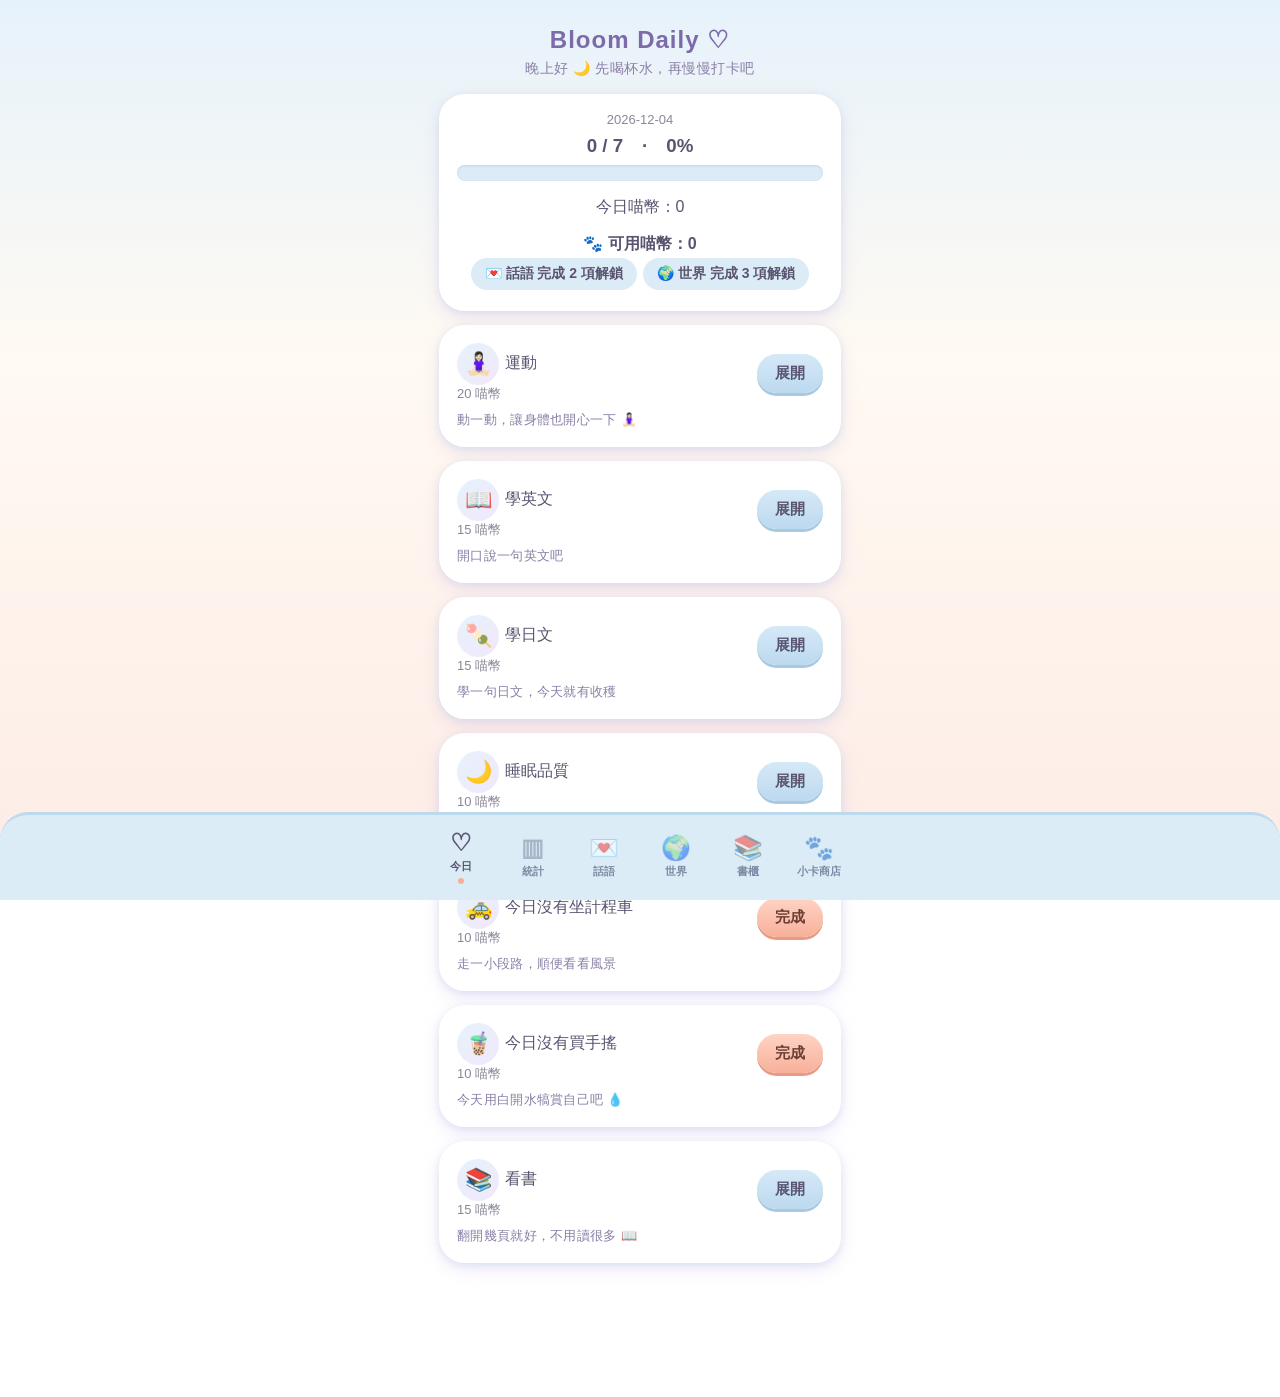
<file: index.html>
<!DOCTYPE html>
<html lang="zh-Hant"><head>
<meta charset="utf-8">
<meta name="viewport" content="width=device-width,initial-scale=1,viewport-fit=cover">
<meta name="apple-mobile-web-app-capable" content="yes">
<title>Bloom Daily</title>
 <link rel="icon" type="image/png" href="favicon-32.png">
<link rel="apple-touch-icon" sizes="180x180" href="apple-touch-icon.png">
<style>
:root{--ice:#dcecf7;--ice2:#bcd9ee;--cream:#fffaf2;--peach:#f7b7a3;--lav:#e6dcf5;--ink:#5a5470}
*{box-sizing:border-box;-webkit-tap-highlight-color:transparent}
body{margin:0;color:var(--ink);font-family:ui-rounded,"SF Pro Rounded",-apple-system,"PingFang TC",sans-serif;background:linear-gradient(180deg,#e6f2fb 0%,#fffaf2 40%,#fdebe5 100%) fixed;min-height:100vh}
#app{max-width:430px;margin:0 auto;padding:18px 14px 120px}
h2{margin:8px 0 14px;text-align:center;color:#7d6aa8;letter-spacing:1px}
h3{margin:6px 0}
.card{position:relative;background:#fff;border:2px solid #fff;border-radius:26px;padding:16px;margin-bottom:14px;box-shadow:0 6px 18px #c9b8e855,0 2px 6px #bcd9ee66}
.card.done{background:linear-gradient(135deg,#efe6fb,#fff3ee);border-color:#e6dcf5}
.card.done::after{content:"🌸";position:absolute;top:-9px;left:12px;font-size:20px}
.row{display:flex;align-items:center;justify-content:space-between;gap:8px}
.bar{height:16px;border-radius:99px;background:var(--ice);overflow:hidden;box-shadow:inset 0 1px 3px #bcd9ee}
.bar i{display:block;height:100%;border-radius:99px;background:linear-gradient(90deg,#ffd0c0,#f7a98f,#d9c6f2);transition:width .4s}
button{border:0;border-radius:99px;padding:10px 18px;background:linear-gradient(180deg,#d5e9f8,#bcd9ee);color:var(--ink);font-size:15px;font-family:inherit;font-weight:600;box-shadow:0 3px 0 #a9c9e2;transition:transform .1s,box-shadow .1s}
button:active{transform:translateY(3px) scale(.97);box-shadow:0 0 0 #a9c9e2}
button.main{background:linear-gradient(180deg,#ffd3c4,#f7b09a);box-shadow:0 3px 0 #e79a84;color:#6b3f35}
button.main:active{box-shadow:0 0 0 #e79a84}
input,select,textarea{width:100%;padding:12px 14px;border:2px solid var(--ice);border-radius:18px;margin:6px 0;font-size:16px;background:#fffdf9;color:var(--ink);font-family:inherit;outline:none}
input:focus,select:focus,textarea:focus{border-color:var(--peach)}
.chip{display:inline-block;padding:7px 14px;border-radius:99px;background:var(--ice);margin:3px;font-size:14px;font-weight:600}
.chip.on{background:linear-gradient(180deg,#ffd3c4,#f7b7a3)}
.em{display:inline-flex;align-items:center;justify-content:center;width:42px;height:42px;border-radius:50%;background:linear-gradient(135deg,#e6f2fb,#f1e8fb);font-size:22px;margin-right:6px;vertical-align:middle}
.c{text-align:center}.sm{font-size:13px;opacity:.7}
nav{position:fixed;bottom:0;left:0;right:0;display:flex;justify-content:center;background:#dcecf7;border-radius:28px 28px 0 0;border-top:3px solid #bcd9ee;padding:8px 8px calc(10px + env(safe-area-inset-bottom))}
nav div{display:flex;max-width:430px;width:100%}
nav button{flex:1;min-width:0;white-space:nowrap;background:none;box-shadow:none;border-radius:0;font-size:11px;padding:6px 0;color:#7a8ba3;font-weight:600}
nav button:active{transform:scale(.92);box-shadow:none;background:none}
nav button b{display:block;font-size:24px;margin-bottom:2px;opacity:.55}
nav button.on{color:#5a5470;background:none}
nav button.on b{opacity:1}
nav button.on::after{content:"";display:block;width:6px;height:6px;border-radius:50%;background:#f7b09a;margin:4px auto 0}
/* 小卡商店 */
</style>
<link rel="stylesheet" href="./card-shop/shop.css">
<link rel="stylesheet" href="./stats/stats.css">
</head><body>
<div id="app"></div>
<nav><div id="nav"></div></nav>
<script src="./card-shop/cards.js"></script>
<script src="./card-shop/shop.js"></script>
<script src="./stats/stats.js"></script>
<script src="./quotes.js"></script>
<script src="./world-places.js"></script>
<script>
window.onerror=function(m,s,l){document.getElementById('app').innerHTML='<pre style="padding:20px;white-space:pre-wrap;color:red">錯誤：'+m+' (行 '+l+')</pre>'};
const HABITS=[
{id:'exercise',n:'運動',e:'🧘🏻‍♀️',xp:20,f:'exercise'},
{id:'english',n:'學英文',e:'📖',xp:15,f:'min'},
{id:'japanese',n:'學日文',e:'🍡',xp:15,f:'min'},
{id:'sleep',n:'睡眠品質',e:'🌙',xp:10,f:'sleep'},
{id:'taxi',n:'今日沒有坐計程車',e:'🚕',xp:10},
{id:'tea',n:'今日沒有買手搖',e:'🧋',xp:10},
{id:'book',n:'看書',e:'📚',xp:15,f:'book'}];
const QUOTES=[
{zh:'慢慢來，花也是一天一天開的。',en:'Take your time. Flowers bloom one day at a time.',ja:'ゆっくりでいいよ。花も一日ずつ咲くから。'},
{zh:'今天的你，已經很棒了。',en:'You are doing great today.',ja:'今日のあなたはもう十分すばらしいよ。'},
{zh:'小小的進步，也值得被慶祝。',en:'Even small progress deserves a celebration.',ja:'小さな一歩も、お祝いする価値があるよ。'},
{zh:'深呼吸，一切都會慢慢變好。',en:'Breathe in. Things will slowly get better.',ja:'深呼吸して。きっと少しずつ良くなるよ。'},
{zh:'做自己，就是最好的風景。',en:'Being yourself is the best scenery.',ja:'あなたらしさが、いちばんの景色だよ。'}];
if (typeof BLOOM_EXTRA_QUOTES !== "undefined") QUOTES.push(...BLOOM_EXTRA_QUOTES);
const PLACES=[
{id:'santorini',name:'聖托里尼',country:'希臘',lat:36.39,lon:25.46,story:'白色屋舍沿著火山破火山口的懸崖層層排列，是愛琴海最具代表性的風景之一。',fact:'島嶼的形狀來自史前一次大規模火山噴發。'},
{id:'fushimi',name:'伏見稻荷大社',country:'日本',lat:34.967,lon:135.773,story:'位於京都，以綿延山路上的朱紅鳥居聞名，自古是祈求商業與豐收的神社。',fact:'山徑上的鳥居數量以千計，多由企業與個人奉納。'},
{id:'machu',name:'馬丘比丘',country:'秘魯',lat:-13.163,lon:-72.545,story:'15 世紀印加帝國興建的山城，坐落於安地斯山脈高處，石造建築精密。',fact:'許多石塊切割得相當精準，不使用灰漿也能緊密相接。'},
{id:'louise',name:'路易斯湖',country:'加拿大',lat:51.417,lon:-116.218,story:'位於洛磯山脈班夫國家公園，被冰川環繞，湖水呈現夢幻的青綠色。',fact:'湖水顏色來自冰川磨出的細微岩粉散射光線。'},
{id:'petra',name:'佩特拉',country:'約旦',lat:30.329,lon:35.444,story:'納巴泰人的古城，建築直接鑿刻在粉紅色砂岩峭壁上。',fact:'它曾是古代香料貿易路線上的重要城市。'}];

const $=s=>document.querySelector(s);
const esc=s=>String(s).replace(/[&<>"']/g,c=>({'&':'&amp;','<':'&lt;','>':'&gt;','"':'&quot;',"'":'&#39;'}[c]));
let S;
try{S=JSON.parse(localStorage.getItem('bloom')||'null')}catch(_){S=null}
S=S||{days:{},books:[],favQ:[],places:[],lastQ:null,lastP:null};
const save=(state=S)=>{try{localStorage.setItem('bloom',JSON.stringify(state));return true}catch(_){return false}};
const key=d=>{d=d||new Date();return d.getFullYear()+'-'+String(d.getMonth()+1).padStart(2,'0')+'-'+String(d.getDate()).padStart(2,'0')};
const rd=k=>S.days[k||key()]||{};
const wr=()=>S.days[key()]||(S.days[key()]={});
const count=k=>HABITS.filter(h=>rd(k)[h.id]).length;
const xp=k=>HABITS.filter(h=>rd(k)[h.id]).reduce((a,h)=>a+h.xp,0);
let tab='today',open=null,newBook=false,shelf='reading',finishing=null,slow=false;

function render(){
 const T=[['today','♡','今日'],['stats','▥','統計'],['quote','💌','話語'],['world','🌍','世界'],['shelf','📚','書櫃'],['shop','🐾','小卡商店']];
 $('#nav').innerHTML=T.map(t=>'<button type="button" class="'+(tab==t[0]?'on':'')+'"'+(tab==t[0]?' aria-current="page"':'')+' data-a="tab" data-v="'+t[0]+'"><b aria-hidden="true">'+t[1]+'</b>'+t[2]+'</button>').join('');
 const views={today:vToday,stats:vStats,quote:vQuote,world:vWorld,shelf:vShelf,shop:cardShop.render};
 $('#app').innerHTML=views[tab]();
}

/* ---------- 今日 ---------- */
function form(h){
 const d=rd()[h.id]||{};
 if(h.f=='exercise'){
  const ty=d.types||[];
  const chips=['瑜珈','跳舞','其他'].map(t=>'<label class="chip"><input type="checkbox" class="ex" value="'+t+'" '+(ty.includes(t)?'checked':'')+' style="width:auto;margin:0 4px 0 0">'+t+'</label>').join('');
  return '<div>'+chips+'<input id="exo" placeholder="其他運動名稱" value="'+esc(d.other||'')+'"><input id="min" type="number" inputmode="numeric" placeholder="運動分鐘數" value="'+(d.min||'')+'"></div>';
 }
 if(h.f=='min')return '<input id="min" type="number" inputmode="numeric" placeholder="今日學習分鐘數" value="'+(d.min||'')+'">';
 if(h.f=='sleep'){
  const opts=[1,2,3,4,5].map(n=>'<option '+(d.q==n?'selected':'')+' value="'+n+'">品質 '+n+' 分</option>').join('');
  return '<input id="hrs" type="number" step="0.5" inputmode="decimal" placeholder="昨晚睡眠時數" value="'+(d.hrs||'')+'"><select id="q">'+opts+'</select>';
 }
 if(h.f=='book'){
  const rb=S.books.filter(b=>b.status=='reading');
  if(rb.length&&!newBook){
   const opts=rb.map(b=>'<option '+(d.title==b.title?'selected':'')+'>'+esc(b.title)+'</option>').join('');
   return '<select id="bsel">'+opts+'</select><button data-a="newbook">輸入新書名</button>';
  }
  return '<input id="bnew" placeholder="輸入新書名">'+(rb.length?'<button data-a="oldbook">選擇閱讀中的書</button>':'');
 }
 return '';
}
function vToday(){
 const n=count(),p=Math.round(n/7*100);
 let html='<h2>Bloom Daily ♡</h2><div class="card c"><div class="sm">'+key()+'</div><h3>'+n+' / 7　·　'+p+'%</h3>'
 +'<div class="bar"><i style="width:'+p+'%"></i></div><p>今日喵幣：'+xp()+'</p>'+cardShop.walletSummary()
 +'<span class="chip '+(n>=2?'on':'')+'">💌 話語 '+(n>=2?'已解鎖':'完成 2 項解鎖')+'</span>'
 +'<span class="chip '+(n>=3?'on':'')+'">🌍 世界 '+(n>=3?'已解鎖':'完成 3 項解鎖')+'</span></div>';
 HABITS.forEach(h=>{
  const done=!!rd()[h.id];
  let btn;
  if(h.f)btn='<button data-a="open" data-v="'+h.id+'">'+(open==h.id?'收合':'展開')+'</button>';
  else btn='<button class="'+(done?'':'main')+'" data-a="toggle" data-v="'+h.id+'">'+(done?'取消':'完成')+'</button>';
  let body='';
  if(open==h.id){
   body='<div style="margin-top:8px">'+form(h)+'<div class="row" style="margin-top:6px"><button class="main" data-a="save" data-v="'+h.id+'">'+(h.f=='book'?'完成今日看書':'儲存打卡')+'</button>'
   +(done?'<button data-a="toggle" data-v="'+h.id+'">取消打卡</button>':'')+'</div></div>';
  }
  html+='<div class="card '+(done?'done':'')+'"><div class="row"><div><span class="em">'+h.e+'</span>'+h.n+'<div class="sm">'+h.xp+' 喵幣'+(done?' · 已完成':'')+'</div></div>'+btn+'</div>'+body+'</div>';
 });
 return html;
}
function saveHabit(id){
 const g=s=>document.querySelector(s),d={};
 if(id=='exercise'){d.types=[...document.querySelectorAll('.ex:checked')].map(x=>x.value);d.other=g('#exo').value.trim();d.min=+g('#min').value||0;
  if(!d.types.length)return alert('請至少選一種運動');}
 if(id=='english'||id=='japanese'){d.min=+g('#min').value||0;if(!d.min)return alert('請輸入分鐘數');}
 if(id=='sleep'){d.hrs=+g('#hrs').value||0;d.q=+g('#q').value;if(!d.hrs)return alert('請輸入睡眠時數');}
 if(id=='book'){
  const nb=g('#bnew'),title=(nb?nb.value:g('#bsel').value).trim();
  if(!title)return alert('請輸入或選擇書名');
  const ex=S.books.find(b=>b.title.toLowerCase()==title.toLowerCase());
  if(ex&&ex.status=='done')return alert('這本書已經讀完囉，會保留在書櫃的「已讀完」。');
  if(!ex)S.books.push({title:title,status:'reading',note:'',added:key()});
  d.title=ex?ex.title:title;newBook=false;}
 wr()[id]=d;save();open=null;render();
}

/* ---------- 統計頁入口 ---------- */
function vStats(){
 if(typeof bloomStats==='undefined'){
  return '<h2>統計</h2><div class="card c">統計頁暫時無法載入。請確認 stats/stats.js 已上傳，再重新整理。</div>';
 }
 return bloomStats.render({days:S.days, habits:HABITS, dateKey:key, escape:esc});
}

/* ---------- 話語 ---------- */
function speak(txt,lang,cb){const u=new SpeechSynthesisUtterance(txt);u.lang=lang;u.rate=slow?0.6:0.9;if(cb)u.onend=cb;speechSynthesis.speak(u)}
function vQuote(){
 if(count()<2)return '<h2>💌 話語</h2><div class="card c">🔒 今日完成 2 項習慣就能解鎖<br>目前 '+count()+' / 7</div>';
 const q=QUOTES[S.lastQ];
 let html='<h2>💌 話語</h2><div class="card c">';
 if(q){
  html+='<p style="font-size:18px">'+esc(q.zh)+'</p><p>'+esc(q.en)+'</p><p>'+esc(q.ja)+'</p>'
  +'<button data-a="say" data-v="en">🔊 英文</button> <button data-a="say" data-v="ja">🔊 日文</button> <button data-a="say" data-v="both">英→日</button>'
  +'<p><button data-a="slow" class="'+(slow?'main':'')+'">🐢 慢速</button> <button data-a="fav">'+(S.favQ.includes(S.lastQ)?'❤️ 已收藏':'🤍 收藏')+'</button></p>';
 }else html+='<p>抽一句今天的話語吧</p>';
 html+='<button class="main" data-a="drawq">'+(q?'再抽一句':'抽一句')+'</button></div>';
 const favorites=S.favQ.map(i=>QUOTES[i]).filter(Boolean);
 if(favorites.length)html+='<div class="card"><b>我的收藏</b>'+favorites.map(q=>'<p>'+esc(q.zh)+'<br><span class="sm">'+esc(q.en)+'</span></p>').join('')+'</div>';
 return html;
}

/* ---------- 世界 ---------- */
function map(pts){
 const W=360,H=180;let g='';
 for(let x=0;x<=W;x+=30)g+='<line x1="'+x+'" y1="0" x2="'+x+'" y2="'+H+'" stroke="#fff" stroke-width=".6"/>';
 for(let y=0;y<=H;y+=30)g+='<line x1="0" y1="'+y+'" x2="'+W+'" y2="'+y+'" stroke="#fff" stroke-width=".6"/>';
 const dots=pts.map(p=>'<circle cx="'+(p.lon+180)+'" cy="'+(90-p.lat)+'" r="4" fill="#f7b7a3" stroke="#fff" stroke-width="1.5"/>').join('');
 return '<svg viewBox="0 0 '+W+' '+H+'" width="100%" style="border-radius:14px;background:#dcecf7">'+g+dots+'</svg>';
}
function placeCard(p){
 return '<div class="card"><div style="height:140px;border-radius:14px;background:var(--lav);display:flex;align-items:center;justify-content:center" class="sm">📷 照片待授權配對</div>'
 +'<h3>'+p.name+' <span class="sm">'+p.country+'</span></h3><p>'+p.story+'</p><p>✨ <b>你知道嗎？</b><br>'+p.fact+'</p><b>📍 它在地球的哪裡？</b>'+map([p])+'</div>';
}
function vWorld(){
 if(count()<3)return '<h2>🌍 世界</h2><div class="card c">🔒 今日完成 3 項習慣就能解鎖<br>目前 '+count()+' / 7</div>';
 const col=S.places.map(id=>PLACES.find(p=>p.id==id)).filter(Boolean),cur=PLACES.find(p=>p.id==S.lastP);
 let html='<h2>🌍 世界</h2><div class="c" style="margin-bottom:12px"><button class="main" data-a="drawp">抽一張世界美景</button></div>';
 if(cur)html+=placeCard(cur);
 html+='<div class="card"><b>我的世界足跡地圖</b>'+map(col)+'<p class="sm c">已探索 '+col.length+' 個景點 · '+new Set(col.map(p=>p.country)).size+' 個國家／地區<br>「點亮」代表在 App 抽到，不代表實際到訪</p></div>';
 col.forEach(p=>{html+='<div class="card"><div class="row"><div><b>'+p.name+'</b><div class="sm">'+p.country+'</div></div><button data-a="viewp" data-v="'+p.id+'">重讀</button></div></div>';});
 return html;
}

/* ---------- 書櫃 ---------- */
function vShelf(){
 const list=S.books.filter(b=>b.status==shelf);
 let html='<h2>📚 書櫃</h2><div class="c"><button class="'+(shelf=='reading'?'main':'')+'" data-a="shelf" data-v="reading">閱讀中</button> <button class="'+(shelf=='done'?'main':'')+'" data-a="shelf" data-v="done">已讀完</button></div><br>';
 if(!list.length)return html+'<div class="card c sm">還沒有書。到「今日 → 看書」輸入新書名即可加入。</div>';
 list.forEach(b=>{
  html+='<div class="card"><b>'+esc(b.title)+'</b>';
  if(shelf=='reading'){
   if(finishing==b.title)html+='<textarea id="note" rows="4" placeholder="最有感觸的一件事"></textarea><button class="main" data-a="finish" data-v="'+esc(b.title)+'">完成閱讀並收藏</button>';
   else html+='<p><button data-a="fin" data-v="'+esc(b.title)+'">♡ 我讀完這本書了</button></p>';
  }else html+='<p class="sm">'+esc(b.note||'（沒有留下心得）')+'</p>';
  html+='</div>';
 });
 return html;
}

/* ---------- 事件 ---------- */
document.addEventListener('click',function(e){
 const el=e.target.closest('[data-a]');if(!el)return;const a=el.dataset.a,v=el.dataset.v;
 if(a==='draw2'||a==='view2'||a==='more2')return;
 if(a=='tab'){
  if(tab!==v){scrollTo(0,0);cardShop.resetSelection()}
  tab=v;
 }
 else if(a.startsWith('shop-'))return cardShop.handleAction(a,v);
 else if(a=='open'){open=open==v?null:v;newBook=false}
 else if(a=='toggle'){const d=wr();if(d[v])delete d[v];else d[v]={};save()}
 else if(a=='save')return saveHabit(v);
 else if(a=='newbook'){newBook=true}else if(a=='oldbook'){newBook=false}
 else if(a=='drawq'){S.lastQ=Math.floor(Math.random()*QUOTES.length);save()}
 else if(a=='fav'){const i=S.favQ.indexOf(S.lastQ);i<0?S.favQ.push(S.lastQ):S.favQ.splice(i,1);save()}
 else if(a=='slow'){slow=!slow}
 else if(a=='say'){const q=QUOTES[S.lastQ];speechSynthesis.cancel();
  if(v=='en')speak(q.en,'en-US');else if(v=='ja')speak(q.ja,'ja-JP');else speak(q.en,'en-US',function(){speak(q.ja,'ja-JP')});return}
 else if(a=='shelf'){shelf=v;finishing=null}
 else if(a=='fin'){finishing=v}
 else if(a=='finish'){const b=S.books.find(b=>b.title==v);b.status='done';b.note=document.querySelector('#note').value.trim();b.doneOn=key();finishing=null;save()}
 else if(a=='export'){const l=document.createElement('a');l.href=URL.createObjectURL(new Blob([JSON.stringify(S)],{type:'application/json'}));l.download='bloom-backup-'+key()+'.json';l.click();return}
 else if(a=='import'){document.querySelector('#imp').click();return}
 render();
});
document.addEventListener('change',function(e){
 if(e.target.id=='imp'){const f=e.target.files[0];if(!f)return;const r=new FileReader();
 r.onload=function(){try{S=JSON.parse(r.result);save();render();alert('已還原')}catch(_){alert('檔案格式錯誤')}};r.readAsText(f)}
});
render();
</script><script>
PLACES.push(...[
['taj','泰姬瑪哈陵','印度',27.175,78.042,'Taj Mahal','蒙兀兒皇帝沙賈汗為紀念愛妻而建的白色大理石陵墓，是印度最具代表性的建築。','建造前後花了二十多年，據說在清晨與黃昏的光線下會呈現不同的色調。'],
['greatwall','八達嶺長城','中國',40.36,116.02,'Great Wall of China','長城由不同朝代陸續修築，沿著北方山脊蜿蜒，八達嶺是最常被造訪的一段。','今日最知名的城牆多半是明朝時期修建或重修的。'],
['angkor','吳哥窟','柬埔寨',13.4125,103.867,'Angkor Wat','十二世紀高棉帝國興建的寺廟，最初供奉印度教神祇毘濕奴，後來成為佛教寺院。','它的圖案出現在柬埔寨的國旗上。'],
['fuji','富士山','日本',35.3606,138.7274,'Mount Fuji','日本最高峰，山形對稱優美，自古是信仰與藝術的象徵。','海拔 3,776 公尺，是日本最高的山。'],
['halong','下龍灣','越南',20.91,107.18,'Ha Long Bay','一千多座石灰岩小島散布在碧綠的海灣中，是越南北部最壯觀的海景之一。','「下龍」的意思是「龍降下之處」。'],
['bagan','蒲甘','緬甸',21.1717,94.8585,'Bagan','廣闊的平原上散布著數千座佛塔與寺廟，主要興建於十一至十三世紀。','天氣好的清晨，常能看到熱氣球飄在佛塔上空。'],
['zhangjiajie','張家界','中國',29.3248,110.4343,'Zhangjiajie National Forest Park','數千根石英砂岩石柱聳立在雲霧之中，形成奇特的山林景觀。','據說這裡的景象影響了電影《阿凡達》中浮空山的造型。'],
['borobudur','婆羅浮屠','印尼',-7.6079,110.2038,'Borobudur','建於九世紀的大乘佛教佛塔，位於爪哇島中部，是世界最大的佛教建築之一。','它的石塊以榫接方式相互嵌合，整體造型像一座立體的曼荼羅。'],
['maldives','馬爾地夫','馬爾地夫',4.1755,73.5093,'Maldives','由珊瑚環礁組成的印度洋島國，潟湖水色清澈透亮。','全國平均海拔很低，是世界上地勢最低的國家之一。'],
['paro','虎穴寺','不丹',27.4916,89.3634,'Paro Taktsang','佛教寺院懸建在帕羅山谷旁的峭壁上，是不丹最神聖的地點之一。','寺院位於海拔約三千公尺的高處，需要健行才能到達。'],
['wadirum','瓦地倫','約旦',29.5,35.42,'Wadi Rum','紅色沙漠中矗立著巨大的砂岩山峰，被稱為「月亮谷」。','這片沙漠地貌曾是多部電影的取景地。'],
['cappadocia','卡帕多奇亞','土耳其',38.6431,34.8287,'Cappadocia','火山凝灰岩被風雨雕塑成奇特的岩柱，古人還在岩石中開鑿住所與教堂。','清晨常有大批熱氣球一起升空。'],
['pamukkale','棉堡','土耳其',37.9204,29.1187,'Pamukkale','含鈣的溫泉水沿山坡沉積，形成雪白的階梯式水池。','「Pamukkale」在土耳其語中是「棉花城堡」的意思。'],
['venice','威尼斯','義大利',45.4408,12.3155,'Venice','建在潟湖上的水都，以運河與貢多拉聞名。','整座城市建在無數打入泥地的木樁之上。'],
['cinque','五漁村','義大利',44.1461,9.6439,'Cinque Terre','五個彩色村落坐落在懸崖與海之間，是義大利西北海岸的明珠。','村落之間有步道與鐵路相連，山坡上還有人工梯田。'],
['eiffel','艾菲爾鐵塔','法國',48.8584,2.2945,'Eiffel Tower','為 1889 年巴黎世界博覽會而建，如今是巴黎最具代表性的地標。','它原本只計畫保留二十年。'],
['montsaintmichel','聖米歇爾山','法國',48.636,-1.5115,'Mont-Saint-Michel','海上岩島的頂端矗立著中世紀修道院，層層建築沿山而上。','漲潮時四周被海水包圍，成為一座海上孤島。'],
['neuschwanstein','新天鵝堡','德國',47.5576,10.7498,'Neuschwanstein Castle','十九世紀巴伐利亞國王路德維希二世下令興建，造型宛如童話城堡。','一般認為它的樣貌啟發了迪士尼的睡美人城堡。'],
['cliffsmoher','莫赫懸崖','愛爾蘭',52.9715,-9.4309,'Cliffs of Moher','面向大西洋的高聳海崖，綿延數公里。','最高處超過兩百公尺。'],
['stonehenge','巨石陣','英國',51.1789,-1.8262,'Stonehenge','英格蘭平原上的史前巨石圈，開始建造的時間約在五千年前。','部分較小的藍砂岩石塊，是從兩百多公里外的威爾斯運來的。'],
['thingvellir','辛格韋德利','冰島',64.2559,-21.1299,'Þingvellir National Park','位於板塊交界處的裂谷地形，也是冰島古代議會的舊址。','冰島議會約在西元 930 年於此成立，是世界上最古老的議會之一。'],
['tromso','特羅姆瑟','挪威',69.6492,18.9553,'Tromsø','位於北極圈內的城市，是欣賞極光的熱門地點。','冬季會有「極夜」，太陽有一段時間不會升出地平線。'],
['alhambra','阿罕布拉宮','西班牙',37.176,-3.5881,'Alhambra','格拉納達山丘上的摩爾式宮殿與要塞，牆面佈滿精細的幾何與花紋雕飾。','名稱源自阿拉伯語，意思是「紅色的」。'],
['sagrada','聖家堂','西班牙',41.4036,2.1744,'Sagrada Família','建築師高第設計的大教堂，外觀如同石頭雕成的森林。','它在 1882 年開始興建，是一項長年持續進行的工程。'],
['parthenon','帕德嫩神殿','希臘',37.9715,23.7267,'Parthenon','矗立在雅典衛城上的古希臘神殿，獻給智慧女神雅典娜。','它建於西元前五世紀。'],
['pyramids','吉薩金字塔','埃及',29.9792,31.1342,'Giza pyramid complex','古埃及法老的陵墓群，守護它們的還有人面獅身像。','大金字塔是古代世界七大奇蹟中，唯一保存至今的一個。'],
['serengeti','塞倫蓋蒂','坦尚尼亞',-2.3333,34.8333,'Serengeti National Park','遼闊的草原生態系，是野生動物的天堂。','每年有上百萬頭角馬隨著雨季展開大遷徙。'],
['kilimanjaro','吉力馬札羅山','坦尚尼亞',-3.0674,37.3556,'Mount Kilimanjaro','非洲最高峰，是一座獨立聳立在平原上的火山。','海拔約 5,895 公尺。'],
['chefchaouen','舍夫沙萬','摩洛哥',35.1688,-5.2636,'Chefchaouen','山間小城的牆壁與街巷塗滿深淺不一的藍色。','關於這些藍色的由來，有好幾種不同的說法。'],
['grandcanyon','大峽谷','美國',36.1069,-112.1129,'Grand Canyon','科羅拉多河經過漫長歲月切割出的巨大峽谷，岩層呈現紅橙色。','峽谷全長約 446 公里。'],
['antelope','羚羊峽谷','美國',36.8619,-111.3743,'Antelope Canyon','位於納瓦荷族土地上的狹縫峽谷，砂岩被水流雕出柔和的波浪線條。','接近正午時，光束會從縫隙射入谷中。'],
['moraine','夢蓮湖','加拿大',51.3217,-116.186,'Moraine Lake','位於十峰谷的冰川湖，被一圈高聳山峰環抱。','湖水由冰川融水補給，夏季水色最藍。'],
['chichen','奇琴伊察','墨西哥',20.6843,-88.5678,'Chichen Itza','馬雅文明的大型城市遺址，以庫庫爾坎金字塔聞名。','春分與秋分的日落時，金字塔階梯上會出現蛇形的光影。'],
['christ','基督像','巴西',-22.9519,-43.2105,'Christ the Redeemer (statue)','張開雙臂的巨大雕像，俯瞰著里約熱內盧與海灣。','它在 1931 年落成，雕像本身約三十公尺高。'],
['uyuni','烏尤尼鹽沼','玻利維亞',-20.1338,-67.4891,'Salar de Uyuni','世界最大的鹽沼，雨季時薄薄的水層會把天空映成一面巨大的鏡子。','面積超過一萬平方公里。'],
['easter','復活節島','智利',-27.1127,-109.3497,'Easter Island','太平洋上的孤島，島上矗立著許多巨大的摩艾石像。','島上有八百多座摩艾石像。'],
['galapagos','加拉巴哥群島','厄瓜多',-0.9538,-90.9656,'Galápagos Islands','赤道上的火山群島，許多生物只在這裡才找得到。','達爾文在 1835 年造訪此地，對他日後的演化理論有重要影響。'],
['milford','米佛峽灣','紐西蘭',-44.6414,167.8974,'Milford Sound','陡峭山壁直落海面，瀑布從高處傾瀉而下。','它名叫 Sound，其實是冰川切割出的峽灣。'],
['uluru','烏魯魯','澳洲',-25.3444,131.0369,'Uluru','澳洲中部的巨大紅色砂岩，對當地原住民族阿南古人有重要的意義。','岩石的顏色會隨日出與日落由紅轉橙。'],
['gbr','大堡礁','澳洲',-18.2871,147.6992,'Great Barrier Reef','世界最大的珊瑚礁系統，孕育了豐富的海洋生物。','它綿延超過兩千公里，由數千個礁體組成。']
].map(function(a){return{id:a[0],name:a[1],country:a[2],lat:a[3],lon:a[4],wiki:a[5],story:a[6],fact:a[7]}}));
if (typeof BLOOM_WORLD_EXTRA_PLACES !== "undefined") PLACES.push(...BLOOM_WORLD_EXTRA_PLACES);

</script><script>
(function(){
var W0={santorini:'Santorini',fushimi:'Fushimi Inari-taisha',machu:'Machu Picchu',louise:'Lake Louise (Alberta)',petra:'Petra'};

var landPath='',landState=0,WK={},showN=30;
function wikiOf(p){return p.wiki||W0[p.id]||p.name}

function loadLand(){
 if(landState)return;landState=1;
 var s=document.createElement('script');
 s.src='https://cdn.jsdelivr.net/npm/topojson-client@3/dist/topojson-client.min.js';
 s.onload=function(){
  fetch('https://cdn.jsdelivr.net/npm/world-atlas@2/land-110m.json').then(function(r){return r.json()}).then(function(t){
   var f=topojson.feature(t,t.objects.land),d='';
   var geos=f.type=='FeatureCollection'?f.features.map(function(x){return x.geometry}):[f.geometry];
   function ring(r){for(var i=0;i<r.length;i++)d+=(i?'L':'M')+(r[i][0]+180).toFixed(1)+' '+(90-r[i][1]).toFixed(1);d+='Z'}
   geos.forEach(function(g){
    if(g.type=='Polygon')g.coordinates.forEach(ring);
    else if(g.type=='MultiPolygon')g.coordinates.forEach(function(p){p.forEach(ring)});
   });
   landPath=d;landState=2;if(tab=='world')render();
  }).catch(function(){landState=0});
 };
 s.onerror=function(){landState=0};
 document.head.appendChild(s);
}

function mapSvg(pts,zoom,r){
 var W=360,H=180,vb='0 0 360 180';
 if(zoom&&pts.length){
  var p0=pts[0],w=90,h=45;
  var x=Math.max(0,Math.min(W-w,p0.lon+180-w/2)),y=Math.max(0,Math.min(H-h,90-p0.lat-h/2));
  vb=x.toFixed(1)+' '+y.toFixed(1)+' '+w+' '+h;
 }
 var bg='';
 if(landPath)bg='<use href="#landp" fill="#fffaf2" stroke="#bcd9ee" stroke-width=".3"/>';
 else{
  for(var a=0;a<=W;a+=30)bg+='<line x1="'+a+'" y1="0" x2="'+a+'" y2="'+H+'" stroke="#fff" stroke-width=".6"/>';
  for(var b=0;b<=H;b+=30)bg+='<line x1="0" y1="'+b+'" x2="'+W+'" y2="'+b+'" stroke="#fff" stroke-width=".6"/>';
 }
 var dots=pts.map(function(p){
  var cx=(p.lon+180).toFixed(2),cy=(90-p.lat).toFixed(2);
  return '<circle cx="'+cx+'" cy="'+cy+'" r="'+r+'" fill="#f7a58c" stroke="#fff" stroke-width="'+(r*.35)+'"/><circle cx="'+cx+'" cy="'+cy+'" r="'+(r*.38)+'" fill="#fff"/>';
 }).join('');
 return '<svg viewBox="'+vb+'" width="100%" style="display:block;border-radius:14px;background:#dcecf7" role="img" aria-label="地圖">'+bg+dots+'</svg>';
}

var taipeiZone='Asia/Taipei';
var taipeiCalendar=new Intl.DateTimeFormat('en-CA',{
 timeZone:taipeiZone,year:'numeric',month:'2-digit',day:'2-digit'
});

function worldDay(date=new Date()){
 var parts=taipeiCalendar.formatToParts(date);
 var get=type=>parts.find(part=>part.type===type).value;
 return get('year')+'-'+get('month')+'-'+get('day');
}

function worldOffset(zone,date){
 var parts=new Intl.DateTimeFormat('en-US',{timeZone:zone,timeZoneName:'longOffset'}).formatToParts(date);
 var offset=parts.find(part=>part.type==='timeZoneName').value;
 if(offset==='GMT')return 0;
 var match=/^GMT([+-])(\d{2}):(\d{2})$/.exec(offset);
 return match ? (match[1]==='-'?-1:1)*(Number(match[2])*60+Number(match[3])) : NaN;
}

function worldTimeText(zone,date){
 try{
  var delta=worldOffset(zone,date)-worldOffset(taipeiZone,date);
  if(delta===0)return '與台灣同一時間';
  if(!Number.isFinite(delta))return '暫無時差資料';
  var amount=Math.abs(delta);
  var hours=Math.floor(amount/60),mins=amount%60;
  return '比台灣'+(delta>0?'快':'慢')+(hours?hours+' 小時':'')+(mins?(hours?' ':'')+mins+' 分鐘':'');
 }catch(_){return '暫無時差資料'}
}

function seasonalClimate(p,info,date){
 var month;
 try{
  month=Number(new Intl.DateTimeFormat('en-US',{timeZone:info[0],month:'numeric'}).format(date));
 }catch(_){
  month=Number(worldDay(date).slice(5,7));
 }
 var temperature=info[1][month-1];
 var feel=temperature<8?'寒冷':temperature<16?'偏涼':temperature<21?'溫和':temperature<27?'溫暖':'炎熱';

 // 四季採氣象季節。熱帶景點依月平均雨量寫成乾濕特徵。
 if(Math.abs(p.lat)>23.44){
  var seasons=['冬天','春天','夏天','秋天'];
  var season=Math.floor((month%12)/3)+(p.lat<0?2:0);
  return '當地正值'+seasons[season%4]+'，氣候'+feel+'。';
 }
 var rainfall=info[2][month-1];
 var mean=info[2].reduce((sum,value)=>sum+value,0)/12;
 if(mean<0.75)return '當地這個月氣候'+feel+'，降雨少。';
 if(rainfall<mean*0.65)return '當地這個月氣候'+feel+'，通常較乾燥。';
 if(rainfall>=2.5&&(rainfall>=mean*1.3||Math.min(...info[2])>=2.5)){
  return '當地這個月氣候'+feel+'，通常較多雨。';
 }
 return '當地這個月氣候'+feel+'。';
}

function worldInfo(p,date=new Date()){
 var data=typeof BLOOM_WORLD_INFO==='undefined'?null:BLOOM_WORLD_INFO;
 var info=data&&data[p.id];
 if(!info)return '';
 return '<div style="padding:12px 14px;margin:12px 0;border-radius:14px;background:var(--cream)">'
 +'<div><b>🕒 與台灣時差</b><br>'+esc(worldTimeText(info[0],date))+'</div>'
 +'<div style="margin-top:8px"><b title="NASA POWER 2001–2025 年氣候平均">🌦️ 當地季節與氣候</b><br>'
 +esc(seasonalClimate(p,info,date))+'</div></div>';
}

function placeCard(p){
 return '<div class="card"><div id="ph" data-id="'+p.id+'" style="min-height:120px;border-radius:18px;background:#e6dcf5;display:flex;align-items:center;justify-content:center;overflow:hidden;font-size:13px;color:#8a84a0">📷 載入照片中…</div>'
 +'<div id="phc" style="font-size:12px;color:#8a84a0;margin:6px 0 0"></div>'
 +'<h3>'+esc(p.name)+' <span class="sm">'+esc(p.country)+'</span></h3><p>'+esc(p.story)+'</p>'
 +'<p>✨ <b>你知道嗎？</b><br>'+esc(p.fact)+'</p>'
 +worldInfo(p)
 +'<b>📍 它在地球的哪裡？</b><div style="margin-top:6px">'+mapSvg([p],true,1.6)+'</div>'
 +(p.heritageId?'<p class="sm"><a href="https://whc.unesco.org/zh/list/'+p.heritageId+'/" target="_blank" rel="noopener noreferrer">UNESCO 景點介紹與照片 ↗</a></p>':'')+'</div>';
}

function loadPhoto(p){
 var id=p.id;
 function show(d){
  var box=document.getElementById('ph'),cr=document.getElementById('phc');
  if(!box||box.dataset.id!=id)return;
  if(d&&d.thumbnail&&d.thumbnail.source){
   var small=d.thumbnail.source,big=small.replace(/\/(\d+)px-/,'/500px-');
   var img=document.createElement('img');
   img.alt=p.name;img.style.cssText='width:100%;height:190px;object-fit:cover;display:block';
   img.onerror=function(){img.onerror=null;img.src=small};
   img.src=big;
   box.innerHTML='';box.style.minHeight='0';box.appendChild(img);
   var page=d.content_urls&&d.content_urls.desktop?d.content_urls.desktop.page:'';
   cr.innerHTML='照片來源：'+(page?'<a href="'+page+'" target="_blank" style="color:#7d6aa8">Wikipedia／Wikimedia Commons</a>':'Wikipedia／Wikimedia Commons')+'，授權依原頁面標示';
  }else{box.textContent=p.heritageId?'照片暫未載入，可查看下方 UNESCO 景點介紹。':'（這個景點暫時沒有照片）'}
 }
 if(WK[id]!==undefined){show(WK[id]);return}
 if(p.heritageId&&!p.wiki){show(null);return}
 var language=p.wikiLanguage==='zh'?'zh':'en';
 fetch('https://'+language+'.wikipedia.org/api/rest_v1/page/summary/'+encodeURIComponent(wikiOf(p).replace(/ /g,'_')))
  .then(function(r){return r.json()}).then(function(d){WK[id]=d;show(d)})
  .catch(function(){show(null)});
}

vWorld=function(){
 var n=count();
 var col=S.places.map(function(id){return PLACES.find(function(p){return p.id==id})}).filter(Boolean);
 var cur=PLACES.find(function(p){return p.id==S.lastP});
 var h='<h2>🌍 世界</h2>';
 if(landPath)h+='<svg width="0" height="0" style="position:absolute" aria-hidden="true"><defs><path id="landp" fill-rule="evenodd" d="'+landPath+'"/></defs></svg>';
 var message;
 if(col.length>=PLACES.length)message='🎉 已探索所有景點';
 else if(S.lastWorldUnlockDay===worldDay())message='✓ 今天已解鎖，明天再來探索';
 else if(n<3)message='🔒 今日完成 3 項習慣，就能抽新的景點<br>目前 '+n+' / '+HABITS.length;
 if(message)h+='<div class="card c">'+message+'<div class="sm" style="margin-top:6px">已探索 '+col.length+' / '+PLACES.length+'</div></div>';
 else h+='<div class="c" style="margin-bottom:12px"><button class="main" data-a="draw2">抽一張世界美景</button><div class="sm" style="margin-top:6px">已探索 '+col.length+' / '+PLACES.length+' · 每天可解鎖 1 個景點</div></div>';
 if(cur)h+=placeCard(cur);
 h+='<div class="card"><b>我的世界足跡地圖</b><div style="margin-top:8px">'+mapSvg(col,false,3)+'</div>'
  +'<p class="sm c">已探索 '+col.length+' 個景點 · '+new Set(col.map(function(p){return p.country})).size+' 個國家／地區<br>「點亮」代表在 App 抽到，不代表實際到訪</p></div>';
 col.slice().reverse().slice(0,showN).forEach(function(p){
  h+='<div class="card" style="padding:12px"><div class="row"><div style="flex:none;width:96px">'+mapSvg([p],true,3)+'</div>'
   +'<div style="flex:1;min-width:0"><b>'+esc(p.name)+'</b><div class="sm">'+esc(p.country)+'</div></div>'
   +'<button data-a="view2" data-v="'+p.id+'">重讀</button></div></div>';
 });
 if(col.length>showN)h+='<div class="c"><button data-a="more2">顯示更多</button></div>';
 return h;
};

function savedWorldState(){
 try{
  var state=JSON.parse(localStorage.getItem('bloom')||'null');
  if(state&&state.days&&Array.isArray(state.places))return state;
 }catch(_){}
 return S;
}

function drawWorldPlace(){
 S=savedWorldState();
 var day=worldDay();
 if(count()<3||S.lastWorldUnlockDay===day){render();return}
 var remaining=PLACES.filter(p=>!S.places.includes(p.id));
 if(!remaining.length){render();return}
 var p=remaining[Math.floor(Math.random()*remaining.length)];
 var next={...S,places:[...S.places,p.id],lastP:p.id,lastWorldUnlockDay:day};
 if(!save(next)){
  alert('這次解鎖未能儲存，請再試一次。');
  return;
 }
 S=next;
 if(tab==='world'){render();scrollTo(0,0)}
}

var shownWorldDay='',baseRender=render;
render=function(){
 baseRender();
 if(tab==='world'){
  shownWorldDay=worldDay();
  loadLand();
  var current=PLACES.find(p=>p.id===S.lastP);
  if(current)loadPhoto(current);
 }
};

window.addEventListener('storage',function(event){
 if(event.key==='bloom'&&tab==='world'){S=savedWorldState();render()}
});
function refreshWorldDay(){
 if(tab==='world'&&shownWorldDay!==worldDay())render();
}
document.addEventListener('visibilitychange',refreshWorldDay);
setInterval(refreshWorldDay,30000);

document.addEventListener('click',function(event){
 var button=event.target.closest('[data-a]');
 if(!button||tab!=='world')return;
 var {a,v}=button.dataset;
 if(a==='draw2'){
  if(navigator.locks){
   navigator.locks.request('bloom-world-unlock',drawWorldPlace)
    .catch(()=>alert('這次解鎖未能完成，請再試一次。'));
  }else drawWorldPlace();
 }else if(a==='view2'){
  S=savedWorldState();
  if(!S.places.includes(v))return;
  S.lastP=v;
  save();render();scrollTo(0,0);
 }else if(a==='more2'){showN+=30;render()}
});
})();

</script><script>
(function(){
var st=document.createElement('style');
st.textContent='@keyframes bdWig{0%,100%{transform:rotate(0)}30%{transform:rotate(-2deg)}60%{transform:rotate(2deg)}}'
+'.bd-hi{padding:0 8px;margin:-8px 0 16px;text-align:center;font-size:14px;color:#8a7fa6;letter-spacing:.5px}'
+'.bd-hi.w{animation:bdWig .4s ease}'
+'.bd-tip{font-size:13px;color:#8a7fa6;margin:8px 0 0;letter-spacing:.3px}'
+'.bd-toast{position:fixed;top:calc(14px + env(safe-area-inset-top));left:50%;transform:translateX(-50%);background:#ffd3c4;color:#6b3f35;padding:10px 18px;border-radius:99px;font-size:14px;font-weight:600;box-shadow:0 6px 16px #f7b7a355;z-index:9;transition:opacity .4s;white-space:nowrap}';
document.head.appendChild(st);

function hello(){var h=new Date().getHours();
 if(h<5)return '夜深了，要早點休息喔 🌙';if(h<11)return '早安 ☀️';if(h<14)return '午安 🍙';if(h<18)return '午後好 🍵';return '晚上好 🌙';}
function streak(){var c=0,d=new Date();if(!count(key(d)))d.setDate(d.getDate()-1);while(count(key(d))>0){c++;d.setDate(d.getDate()-1)}return c}
function lines(){
 var n=count(),l2=Math.max(0,2-n),l3=Math.max(0,3-n),hi=hello();
 if(tab=='today'){
  if(n==0)return [hi+' 今天從一件小事開始就好',hi+' 先喝杯水，再慢慢打卡吧','今天也一起慢慢開花吧 🌸'];
  if(n==1)return ['好的開始！再一項就能解鎖話語 💌','第一朵花開了 🌸 再接再厲'];
  if(n==2)return ['話語解鎖了！再一項就能去環遊世界 🌍','做得好～世界正在等你'];
  if(n<7)return ['已經完成 '+n+' 項了，你好棒 ✨','剩下的隨心就好，不用勉強','今天的你，正在閃閃發光'];
  return ['七項全部完成！今天的你滿分 🎉','全部完成～給自己一個大大的擁抱 🤍'];
 }
 if(tab=='stats'){var s=streak();
  return [s>1?'已經連續記錄 '+s+' 天了，好厲害 🔥':'來看看這陣子的自己吧 📊','每一格都是你留下的足跡','不管高低起伏，都是成長的一部分'];}
 if(tab=='quote'){
  if(l2)return ['再完成 '+l2+' 項，就能來抽一句話 💌','話語扭蛋在等你喔'];
  return ['今天想收到哪一句話呢？','抽一句，帶著它過今天吧 💌','喜歡的話，記得按愛心收藏'];}
 if(tab=='world'){
  if(l3)return ['再完成 '+l3+' 項，就能出發去旅行 ✈️','護照準備好了，只差一點點'];
  var e=S.places.length;return ['準備好出發了嗎？✈️',e?'你已經探索了 '+e+' 個地方':'第一站會是哪裡呢？','今天想去哪個國家看看？'];}
 if(tab=='shelf'){
  var r=S.books.filter(function(b){return b.status=='reading'}).length,d=S.books.filter(function(b){return b.status=='done'}).length;
  return [r?'目前有 '+r+' 本書陪著你 📖':'第一本書在等你喔 📖',d?'已經讀完 '+d+' 本了，真了不起':'讀完的書會收在這裡','翻幾頁也很好，慢慢讀就好'];}
 return [hi];
}

function toast(n){
 var msg;
 if(n==2)msg='💌 話語解鎖了！';else if(n==3)msg='🌍 世界解鎖了！';else if(n==7)msg='🎉 七項全部完成！';
 else{var c=['🌸 太棒了！','✨ 又完成一項！','💗 做得好！','🎈 今天好認真！'];msg=c[Math.floor(Math.random()*c.length)]}
 var t=document.createElement('div');t.className='bd-toast';t.textContent=msg+' 目前 '+n+' / 7';
 document.body.appendChild(t);
 setTimeout(function(){t.style.opacity='0'},1600);setTimeout(function(){t.remove()},2100);
}

var TIPS={
 exercise:{n:['動一動，讓身體也開心一下 🧘🏻‍♀️','伸展五分鐘也算數喔','今天想瑜珈還是跳舞呢？'],d:['身體謝謝你 💗','汗水是最棒的小花肥料 🌱','今天的你，輕盈又有力量']},
 english:{n:['每天一點點，英文就會慢慢開花 📖','今天學一個新單字也很棒','開口說一句英文吧'],d:['Great job! 又前進一步了 ✨','Nice work today 🌟','Well done! 英文也在發芽 🌱']},
 japanese:{n:['今日も少しだけ、がんばろう 🍡','學一句日文，今天就有收穫','五十音也是一種可愛的小圖案'],d:['おつかれさま！今天也很棒 🍡','一步一步，日文也在發芽 🌱','よくがんばったね 💗']},
 sleep:{n:['睡得好，一天的心情都會變好 🌙','記一下昨晚睡得怎麼樣吧','睡眠是最溫柔的充電'],d:['謝謝你照顧自己的睡眠 💤','好好睡覺是最溫柔的事','記下來了，身體會知道你在乎它']},
 taxi:{n:['今天用走的或搭捷運怎麼樣？🚶','少坐一趟，地球也會說謝謝 🌍','走一小段路，順便看看風景'],d:['今天靠自己的腳步出門，好棒 👟','省下的車資，可以買顆小甜點 🍰','地球和荷包都在偷偷開心 ✨']},
 tea:{n:['今天用白開水犒賞自己吧 💧','忍住的這一杯，是給未來的自己 ✨','想喝的時候，先深呼吸三次'],d:['成功忍住了！你好有毅力 🎉','今天的你，比昨天更自律一點 💪','給自己一個大大的讚 👍']},
 book:{n:['翻開幾頁就好，不用讀很多 📖','睡前讀一點，夢也會變溫柔','今天想陪哪一本書呢？'],d:['今天也和書本見面了 📚','文字陪著你，真好 💗','讀書的你，閃閃發亮 ✨']}
};
function pick(arr,seed){var h=0;for(var i=0;i<seed.length;i++)h=(h*31+seed.charCodeAt(i))%9973;return arr[h%arr.length]}

var off=0,lastTab=null,lastN=null,_r=render;
render=function(){
 var n=count();
 if(lastTab=='today'&&tab=='today'&&lastN!==null&&n>lastN)toast(n);
 if(tab!==lastTab)off=Math.floor(Math.random()*3);
 lastTab=tab;lastN=n;
 _r();
 var h2=document.querySelector('#app h2');
 if(h2&&tab!=='stats'){var L=lines();h2.insertAdjacentHTML('afterend','<div class="bd-hi" data-a="hi">'+L[off%L.length]+'</div>')}
 if(tab=='today'){
  var cards=document.querySelectorAll('#app .card'),rec=rd();
  HABITS.forEach(function(h,i){
   var card=cards[i+1];if(!card)return;
   var row=card.querySelector('.row'),t=TIPS[h.id];if(!row||!t)return;
   var arr=rec[h.id]?t.d:t.n;
   row.insertAdjacentHTML('afterend','<div class="bd-tip">'+pick(arr,key()+h.id+(rec[h.id]?'d':'n'))+'</div>');
  });
 }
};

window.addEventListener('click',function(e){
 var el=e.target.closest&&e.target.closest('[data-a="hi"]');if(!el)return;
 e.stopPropagation();off++;var L=lines();
 el.textContent=L[off%L.length];el.classList.remove('w');void el.offsetWidth;el.classList.add('w');
},true);

render();
})();

</script></body></html>
</file>
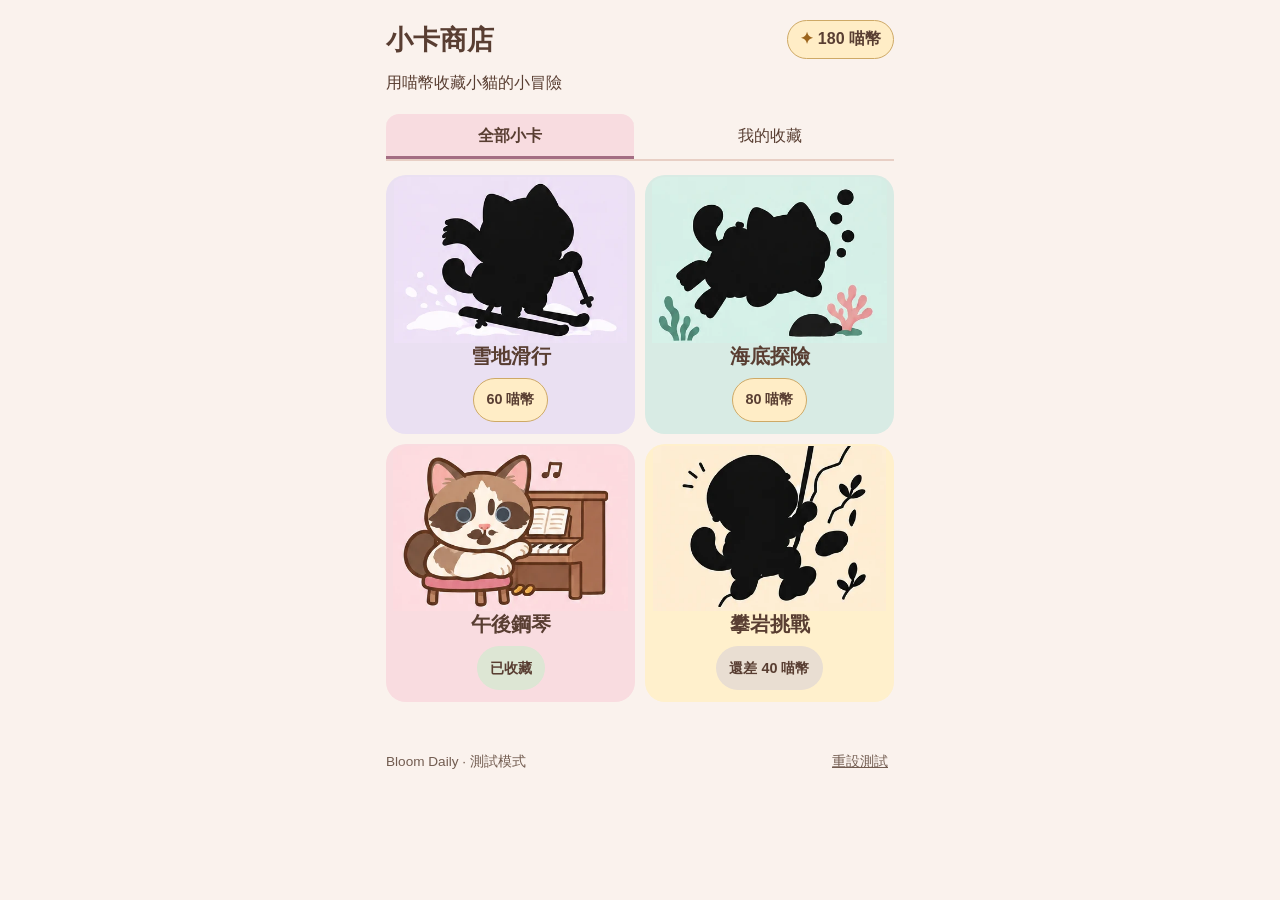
<file: card-shop/index.html>
<!doctype html>
<html lang="zh-Hant-TW"><meta charset="utf-8"><meta name="viewport" content="width=device-width,initial-scale=1,viewport-fit=cover"><title>Bloom Daily 小卡商店</title>
<style>
*{box-sizing:border-box}body{margin:0;background:#faf2ed;color:#593e32;font:16px -apple-system,BlinkMacSystemFont,"PingFang TC",sans-serif}main{max-width:540px;margin:auto;padding:20px 16px max(24px,env(safe-area-inset-bottom))}header,nav,footer,.summary{display:flex;align-items:center;gap:12px}header,footer{justify-content:space-between}h1{font-size:1.7rem;margin:0}p{margin:14px 0 20px}button{font:inherit;color:inherit;cursor:pointer;border:0}button:focus-visible{outline:3px solid #744369;outline-offset:3px}button:disabled{cursor:default}.coins,.price{background:#ffedc6;border:1px solid #cea966;border-radius:999px;padding:8px 12px;font-weight:650;white-space:nowrap}.coins:before{content:"✦ ";color:#9c651d}nav{border-bottom:2px solid #e8cfc5;margin-bottom:14px}nav button{flex:1;background:none;padding:12px 0;border-radius:13px 13px 0 0}nav [aria-pressed=true]{background:#f8dce0;box-shadow:inset 0 -3px #a46d83;font-weight:700}.grid{display:grid;grid-template-columns:repeat(2,minmax(0,1fr));gap:10px}.card{background:var(--tint);border:2px solid transparent;border-radius:20px;overflow:hidden;text-align:center;padding:0 0 10px}.card.selected{border-color:#9a74a3}.card img{width:100%;aspect-ratio:1.48;object-fit:contain;display:block}.card h2{margin:0 2px 8px;font-size:clamp(1rem,4.3vw,1.25rem)}.price{min-height:44px;font-size:.9rem}.owned{background:#dde6d4;border-color:transparent}.short{background:#e9ded2;border-color:transparent}.box{margin:14px 0;border:1px solid #ad8ba4;border-radius:16px;padding:12px;background:#fff8f4}.summary img{width:68px;height:52px;object-fit:contain;border-radius:8px}.summary strong,.summary small{display:block}.summary small{margin-top:4px}.actions{display:flex;gap:8px;margin-top:10px}.confirm{flex:1;background:#805474;color:white;border-radius:10px;padding:12px;font-weight:700}.plain{background:transparent;text-decoration:underline;min-height:44px}.status{min-height:22px;margin:8px 0;font-size:.9rem}footer{font-size:.85rem;color:#725c50}
</style>
<main>
<header><h1>小卡商店</h1><span class="coins" id="balance"></span></header>
<p>用喵幣收藏小貓的小冒險</p>
<nav aria-label="小卡分類"><button id="all" aria-pressed="true">全部小卡</button><button id="collection" aria-pressed="false">我的收藏</button></nav>
<section class="grid" id="grid" aria-label="小卡"></section>
<section id="panel" class="box" aria-label="兌換確認" hidden></section>
<div id="status" class="status" role="status"></div>
<footer><span>Bloom Daily · 測試模式</span><button class="plain" id="reset">重設測試</button></footer>
</main>
<script>
const cards = [
  {id:'ski', name:'雪地滑行', cost:60, color:'#eae0f2'},
  {id:'dive', name:'海底探險', cost:80, color:'#d8ebe4'},
  {id:'piano', name:'午後鋼琴', cost:100, color:'#f9dce0'},
  {id:'climb', name:'攀岩挑戰', cost:220, color:'#fff0cc'}
];
const key = 'bloom-card-shop-demo-v1';
const initial = () => ({coins:180, owned:['piano']});
function readState() {
  try {
    const saved = JSON.parse(localStorage.getItem(key));
    return saved && Number.isInteger(saved.coins) && saved.coins >= 0 && Array.isArray(saved.owned) ? saved : initial();
  } catch { return initial(); }
}
let state = readState();
let collectionOnly = false;
let selected = null;
const byId = id => document.getElementById(id);
function save() {
  try { localStorage.setItem(key, JSON.stringify(state)); } catch {}
}
function image(card, owned) {
  return card.id + (owned ? '-open.webp' : '-locked.webp');
}
function render() {
  byId('balance').textContent = state.coins + ' 喵幣';
  byId('all').setAttribute('aria-pressed', !collectionOnly);
  byId('collection').setAttribute('aria-pressed', collectionOnly);
  byId('grid').innerHTML = cards.filter(card => !collectionOnly || state.owned.includes(card.id)).map(card => {
    const owned = state.owned.includes(card.id);
    const missing = card.cost - state.coins;
    const label = owned ? '已收藏' : missing > 0 ? '還差 ' + missing + ' 喵幣' : card.cost + ' 喵幣';
    return '<article class="card '+ (selected === card.id ? 'selected' : '') +'" style="--tint:'+card.color+'"><img alt="'+(owned ? card.name+'小貓插畫' : '未解鎖剪影')+'" src="'+image(card, owned)+'"><h2>'+card.name+'</h2><button data-card="'+card.id+'" aria-label="'+card.name+'，'+label+'" class="price '+(owned ? 'owned' : missing > 0 ? 'short' : '')+'" '+(owned ? 'disabled' : '')+'>'+label+'</button></article>';
  }).join('');
  const card = cards.find(item => item.id === selected);
  const panel = byId('panel');
  panel.hidden = !card;
  panel.innerHTML = card ? '<div class="summary"><img src="'+image(card,false)+'" alt=""><div><strong>'+card.name+'</strong><small>兌換後剩 '+(state.coins-card.cost)+' 喵幣</small></div></div><div class="actions"><button class="plain" id="cancel">取消</button><button class="confirm" id="confirm">確認兌換 · '+card.cost+' 喵幣</button></div>' : '';
}
function notify(message) { byId('status').textContent = message; }
function changeTab(showCollection) {
  collectionOnly = showCollection;
  selected = null;
  notify('');
  render();
}
byId('all').onclick = () => changeTab(false);
byId('collection').onclick = () => changeTab(true);
byId('grid').onclick = event => {
  const button = event.target.closest('[data-card]');
  if (!button) return;
  const card = cards.find(item => item.id === button.dataset.card);
  if (state.owned.includes(card.id)) return;
  const missing = card.cost-state.coins;
  selected = missing > 0 ? null : card.id;
  render();
  notify(missing > 0 ? '還差 '+missing+' 喵幣，就能兌換「'+card.name+'」。' : '');
  if (selected) byId('confirm').focus();
  else byId('grid').querySelector('[data-card="'+card.id+'"]').focus();
};
byId('panel').onclick = event => {
  if (!['cancel','confirm'].includes(event.target.id)) return;
  const card = cards.find(item => item.id === selected);
  if (event.target.id === 'confirm' && card && state.coins >= card.cost && !state.owned.includes(card.id)) {
    state = {coins:state.coins-card.cost, owned:[...state.owned,card.id]};
    save();
    notify('已解鎖「'+card.name+'」，可以到「我的收藏」查看。');
  }
  selected = null;
  render();
  const previous = card && byId('grid').querySelector('[data-card="'+card.id+'"]');
  (previous && !previous.disabled ? previous : byId('collection')).focus();
};
byId('reset').onclick = () => {
  state = initial();
  save();
  changeTab(false);
  notify('測試已重設。');
};
render();
</script>
</html>
</file>
<file: card-shop/shop.css>
.shop-balance{margin:0;font-weight:700}
.shop-tabs{display:flex;justify-content:center;gap:8px;margin-bottom:14px}
.shop-tabs button,.shop-card button,.shop-confirm button{min-height:44px}
.shop-grid{display:grid;grid-template-columns:repeat(2,minmax(0,1fr));gap:10px;margin-bottom:14px}
.shop-card{padding:8px 6px 10px;margin:0;text-align:center}
.shop-card.selected{border-color:#9a74a3}
.shop-card img{display:block;width:100%;aspect-ratio:1.48;object-fit:contain;border-radius:16px}
.shop-card h3{font-size:16px;margin:7px 0}
.shop-card button{font-size:14px;padding:8px 12px}
.shop-card .chip{margin:0}
.shop-confirm img{flex:none;width:68px;height:52px;object-fit:contain;border-radius:8px}
.shop-confirm .row+.row{margin-top:12px}
.shop-status{margin:10px 0;text-align:center}
</file>
<file: stats/stats.css>
.weekly-stats .stats-period {
 margin: 0 0 16px;
 color: #6d617e;
 text-align: center;
 font-size: 15px;
}

.weekly-stats .stats-metric,
.weekly-stats .stats-rhythm,
.weekly-stats .stats-backup {
 padding: 13px 15px;
 margin-bottom: 10px;
 border-color: #fffcff;
 background: #fffcff;
}

.stats-metric {
 display: grid;
 grid-template-columns: minmax(0, 1fr) auto;
 column-gap: 8px;
 row-gap: 3px;
 align-items: baseline;
}

.stats-metric-label {
 color: #6d617e;
 font-size: 14px;
}

.stats-value {
 color: #4b3e61;
 font-size: clamp(17px, 5vw, 22px);
 text-align: right;
}

.stats-note {
 color: #6d617e;
 font-size: 13px;
 line-height: 1.5;
}

.stats-metric .stats-note { grid-column: 1 / -1; }
.stats-rhythm h3 { margin: 0; font-size: 19px; }
.stats-rhythm p { margin: 3px 0 10px; }
.stats-rhythm table { width: 100%; table-layout: fixed; border-collapse: collapse; }
.stats-rhythm table th:first-child,
.stats-rhythm table td:first-child { width: 31%; text-align: left; }
.stats-rhythm th, .stats-rhythm td {
 height: 32px;
 padding: 0;
 text-align: center;
 font-size: 13px;
 font-weight: 400;
}
.stats-rhythm thead th { color: #6d617e; }
.stats-dot {
 display: inline-block;
 width: 10px;
 height: 10px;
 border-radius: 50%;
 background: #e7e0ed;
 vertical-align: middle;
}
.stats-dot-done { background: #e99b85; }
.stats-dot-future { border: 1px solid #cbbdd6; background: transparent; }
.stats-legend {
 display: flex;
 flex-wrap: wrap;
 gap: 6px 13px;
 margin-top: 10px;
 color: #6d617e;
 font-size: 12px;
}
.stats-legend span { display: inline-flex; align-items: center; gap: 5px; white-space: nowrap; }
.stats-backup summary { color: #6d617e; font-size: 14px; cursor: pointer; }
</file>
